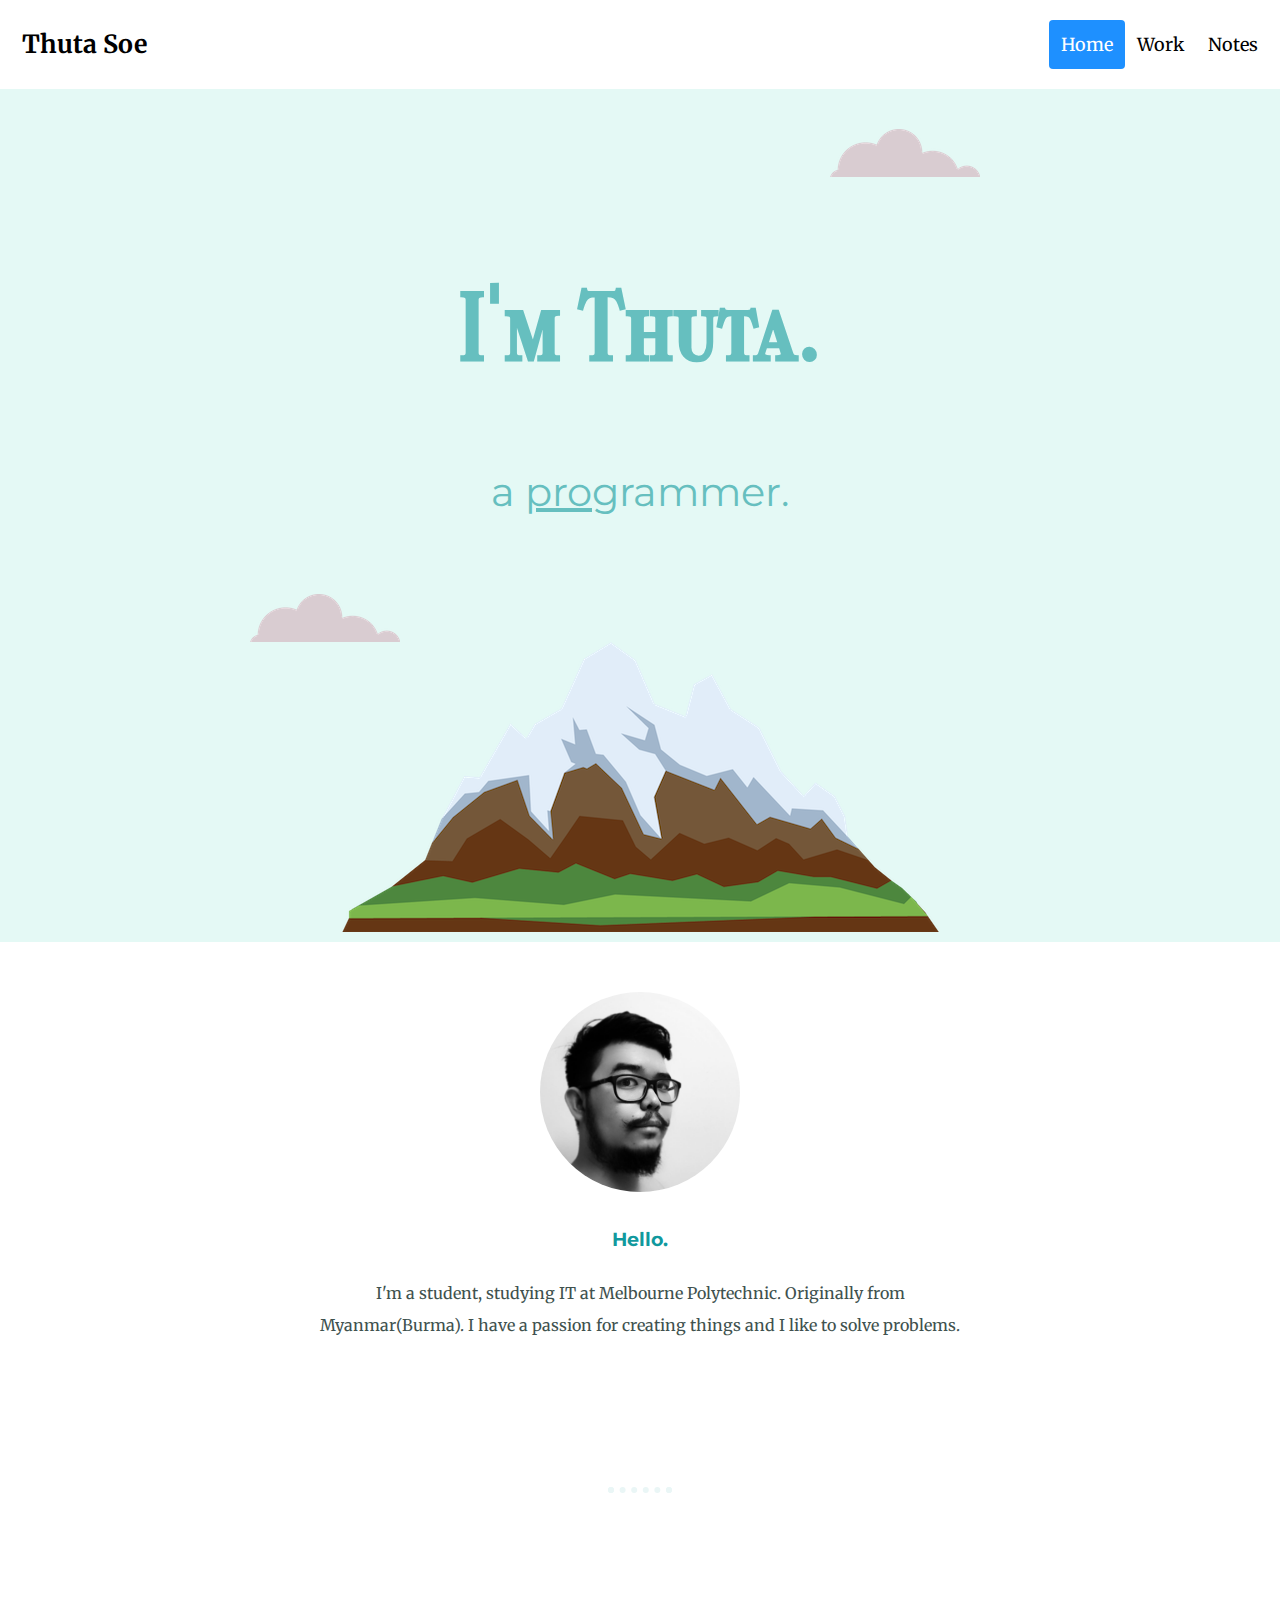
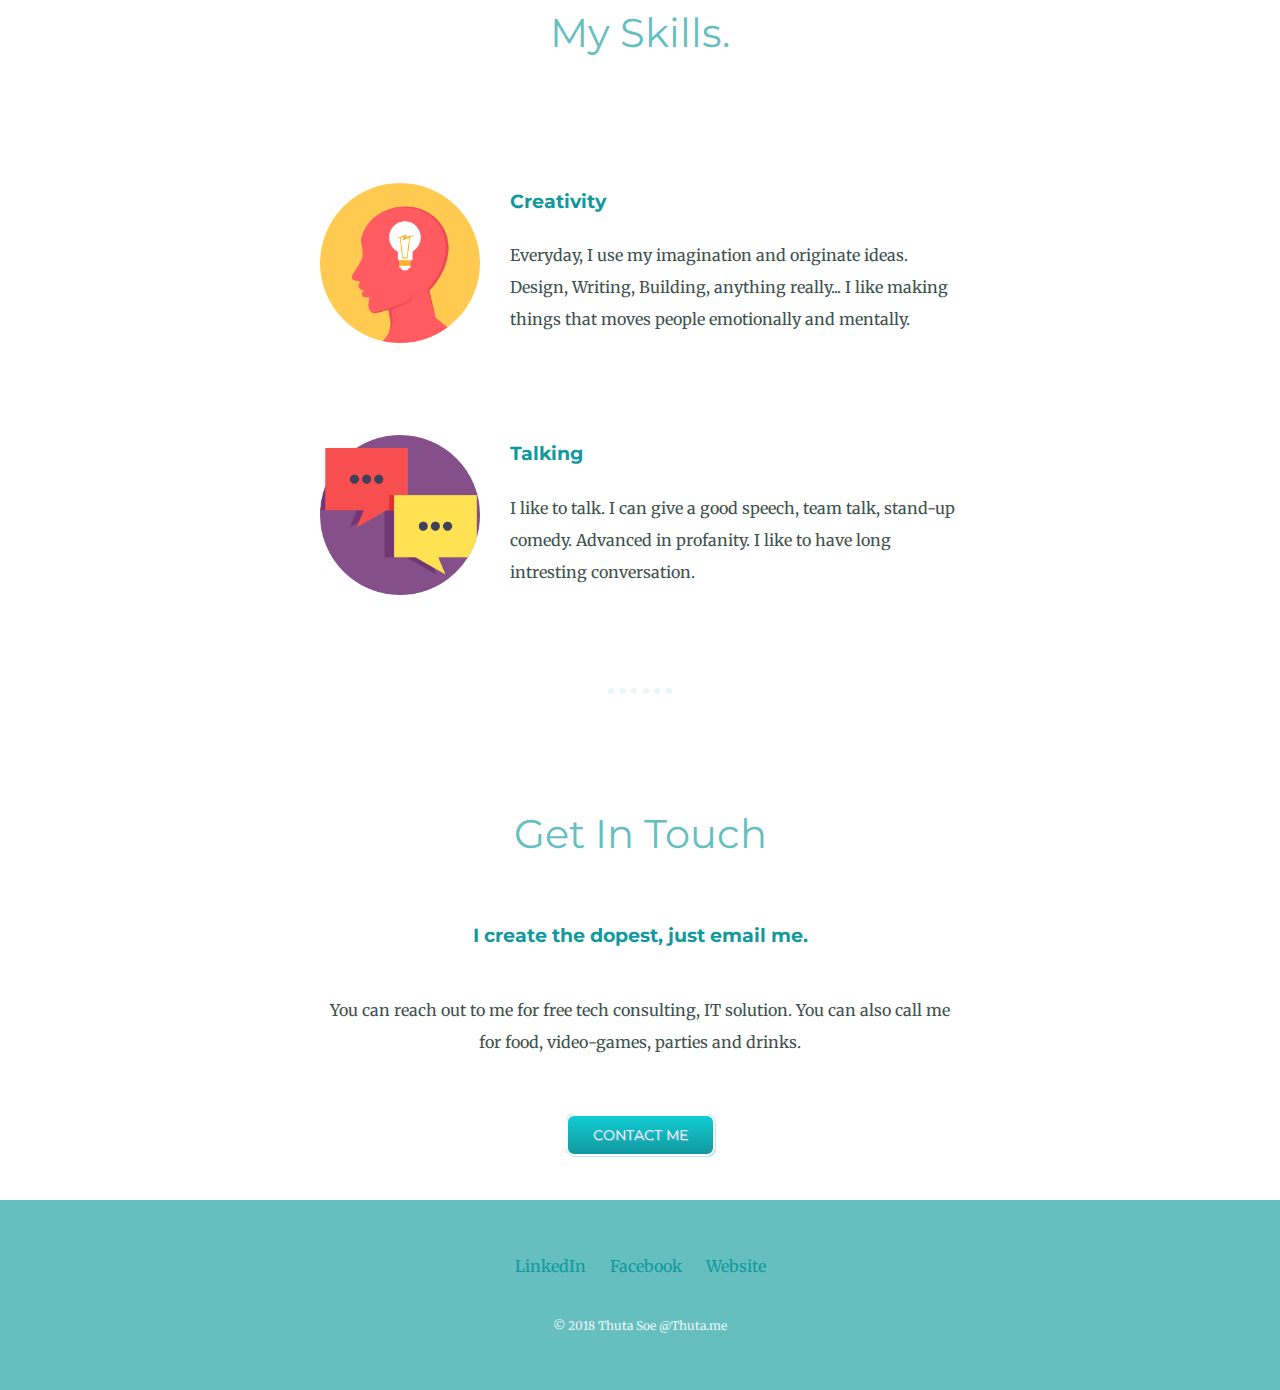
<file: index.html>
<!DOCTYPE html>
<html lang="en" dir="ltr">
  <head>
    <meta charset="utf-8">
    <title>Thuta Tech css</title>
    <link rel="stylesheet" href="css/style.css">
    <link href="https://fonts.googleapis.com/css?family=Girassol|Merriweather|Montserrat&display=swap" rel="stylesheet">
  </head>
  <body>


    <div class="header">
      <a href="#default" class="logo">Thuta Soe</a>
      <div class="header-right">
        <a class="active" href="index.html">Home</a>
        <a href="work.html">Work</a>
        <a href="">Notes</a>
      </div>
    </div>


    <div class="top-container">
      <img class="top-cloud" src="Media/cloud.png" alt="cloud-img">
      <h1>I'm Thuta.</h1>
      <h2 class="programmer">
        a <span class="pro-underlined">pro</span>grammer.
      </h2>
      <img class="bot-cloud" src="Media/cloud.png" alt="cloud-img">
      <img src="Media/mountain.png" alt="mountain-img">
    </div>


    <div class="mid-container">
      <div class="profile">
        <img class="profile-picture"src="Media/21762013_10210627491538553_2096265249742427787_n.jpg" alt="profile picture">
        <h3>Hello.</h3>
        <p>I'm a student, studying IT at Melbourne Polytechnic. Originally from Myanmar(Burma). I have a passion for creating things and I like to solve problems.</p>
      </div>
      <hr>
      <div class="skills">
        <h2>My Skills.</h2>
        <div class="skill-row">
          <img class="skill-icon" src="Media/brainstorm.png" alt="">
          <h3>Creativity</h3>
          <p>Everyday, I use my imagination and originate ideas. Design, Writing, Building, anything really... I like making things that moves people emotionally and mentally.</p>
        </div>
        <div class="skill-row">
          <img class="skill-icon" src="Media/conversation.png" alt="">
          <h3>Talking</h3>
          <p>I like to talk. I can give a good speech, team talk, stand-up comedy. Advanced in profanity. I like to have long intresting conversation.</p>
        </div>
      </div>
      <hr>
      <div class="contact-me">
        <h2>Get In Touch</h2>
        <h3>I create the dopest, just email me.</h3>
        <p class="contact-message">You can reach out to me for free tech consulting, IT solution. You can also call me for food, video-games, parties and drinks.</p>
        <a class="btn" href="mailto:name@email.com">CONTACT ME</a>
      </div>
    </div>


    <div class="bot-container">
      <a class="footer-link" href="https://www.linkedin.com/in/myathutasoe/">LinkedIn</a>
      <a class="footer-link" href="https://www.facebook.com/MyaThutaSoe">Facebook</a>
      <a class="footer-link" href="https://www.thuta.com">Website</a>
      <p class="copyright">© 2018 Thuta Soe @Thuta.me</p>
    </div>

  </body>
</html>
</file>
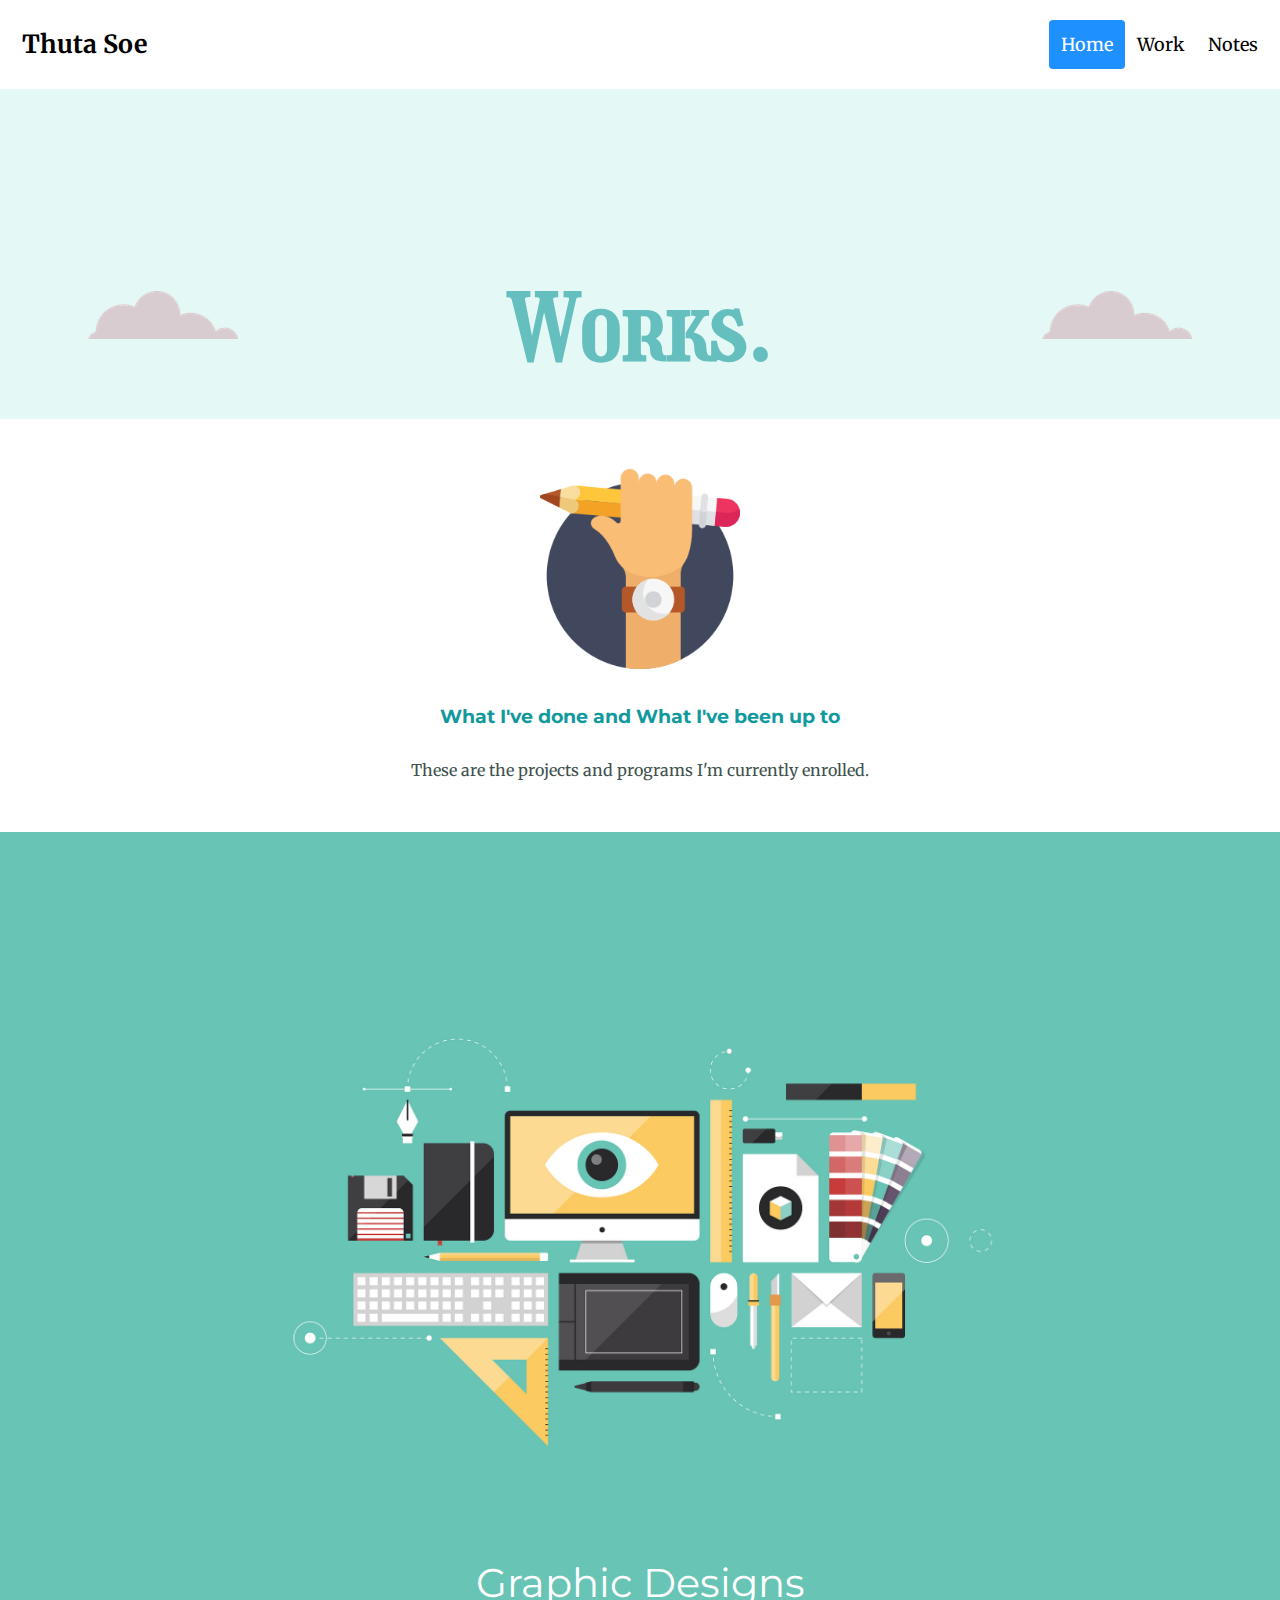
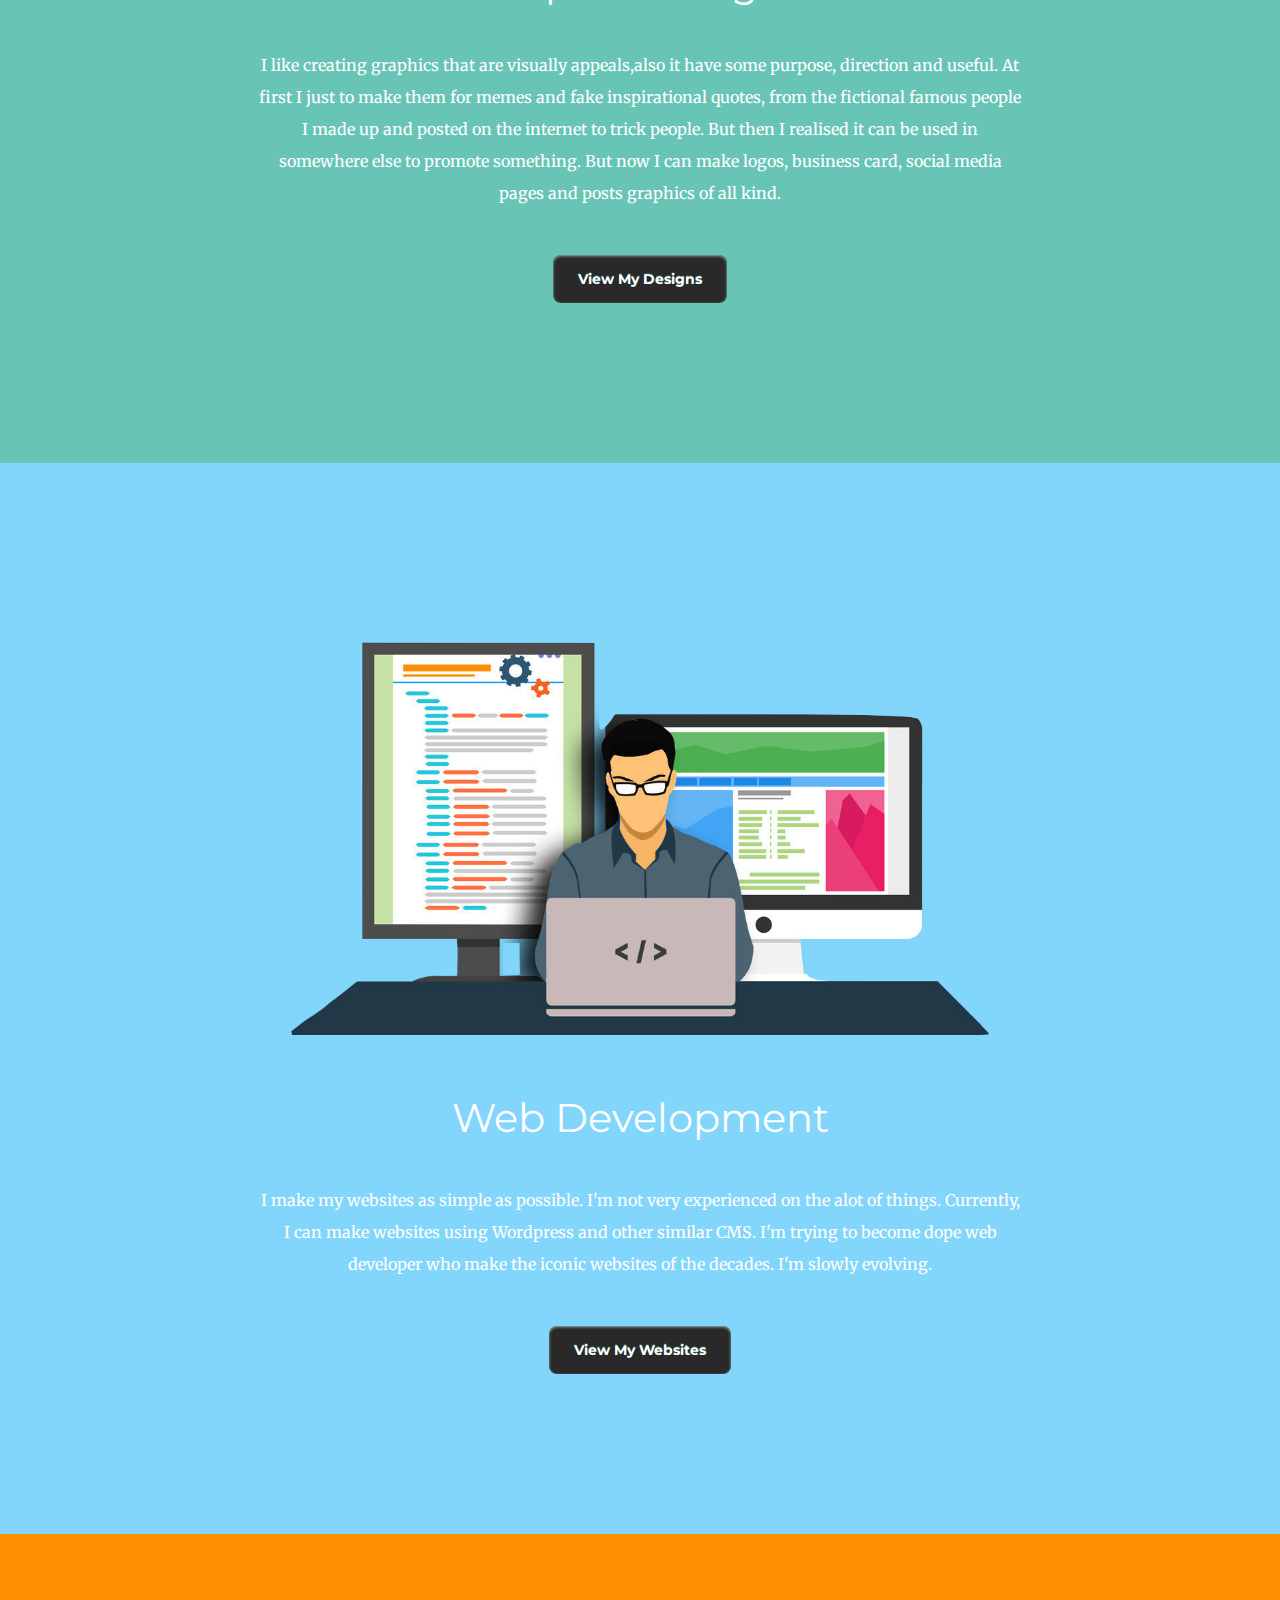
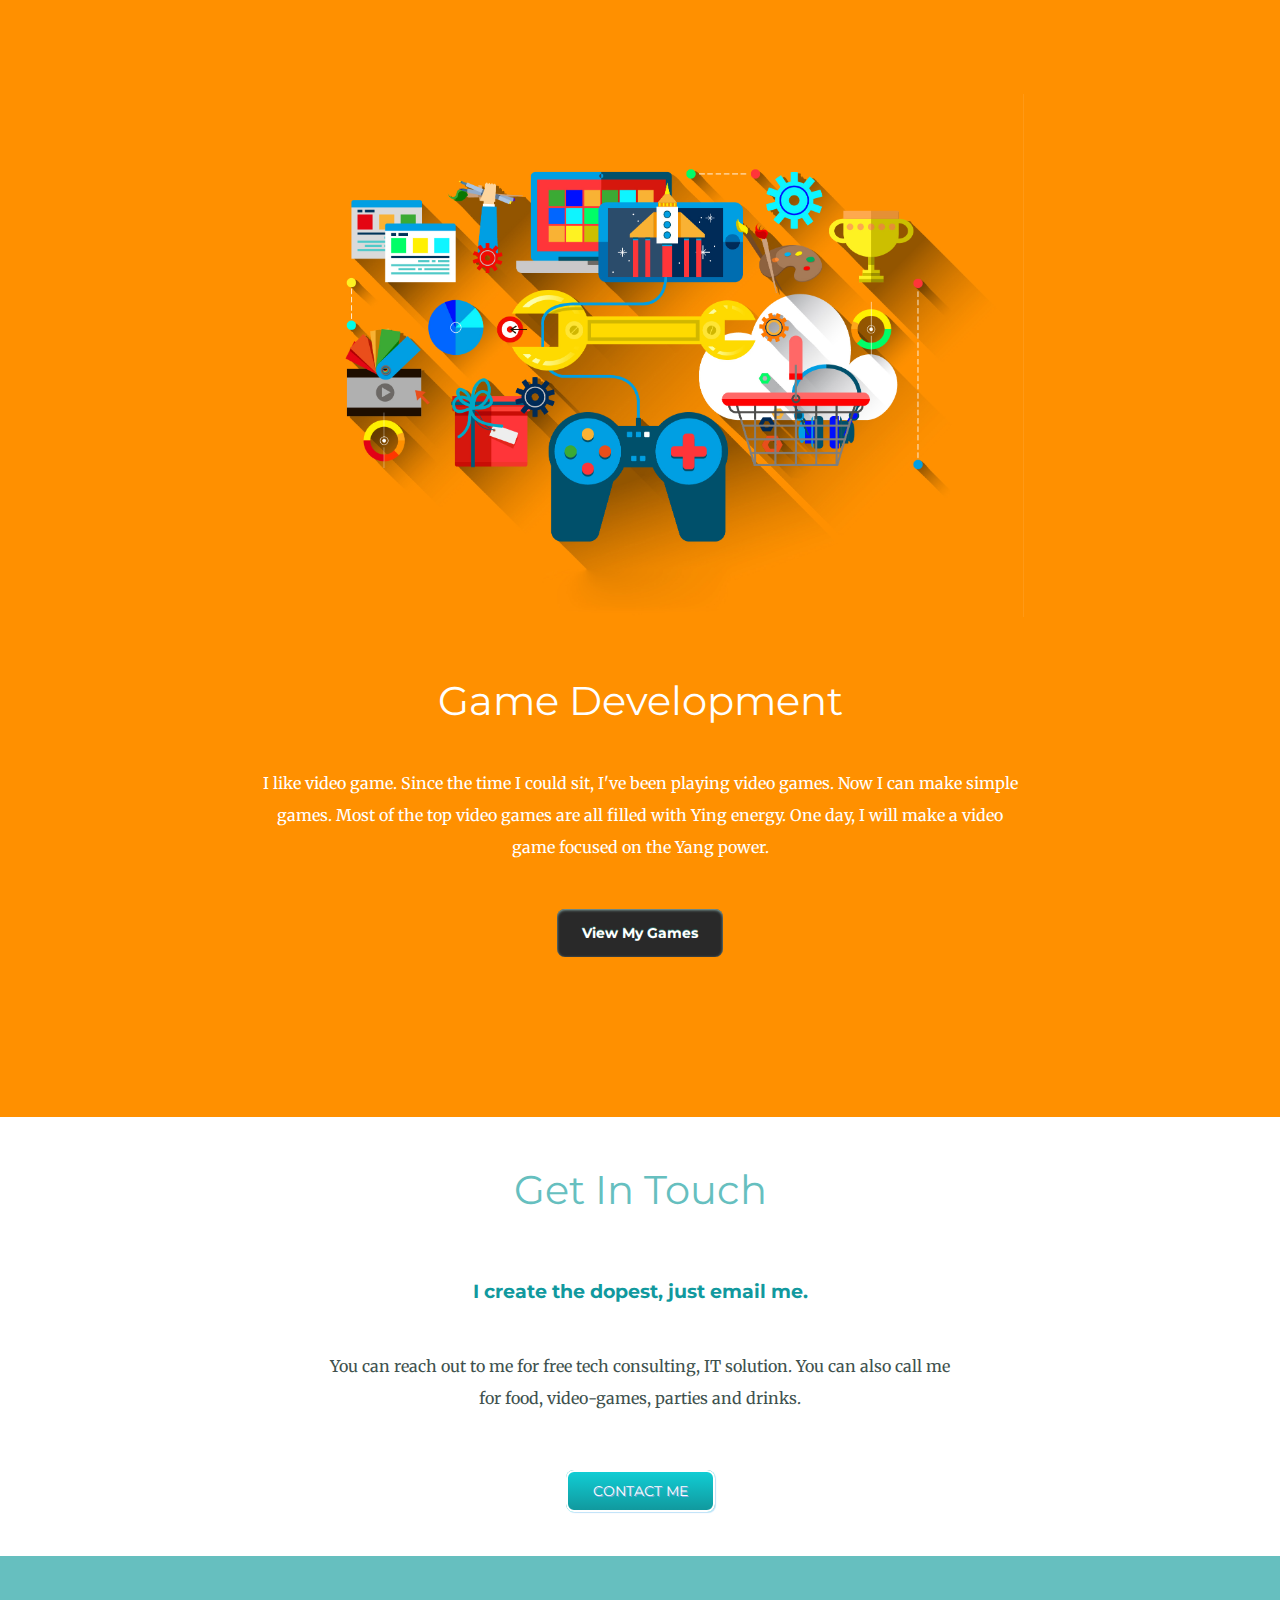
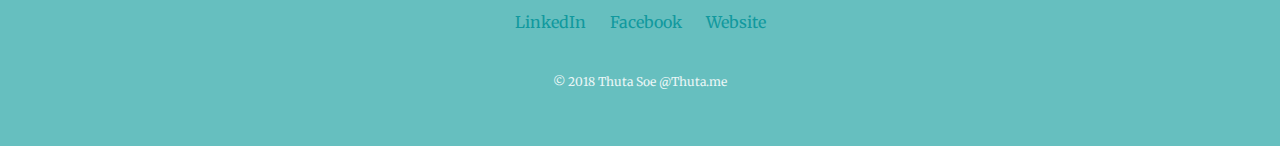
<file: work.html>
<!DOCTYPE html>
<html lang="en" dir="ltr">

<head>
  <meta charset="utf-8">
  <title>Studies</title>
  <link rel="stylesheet" href="css/style.css">
  <link href="https://fonts.googleapis.com/css?family=Girassol|Merriweather|Montserrat&display=swap" rel="stylesheet">
</head>

<body>
  <div class="header">
    <a href="#default" class="logo">Thuta Soe</a>
    <div class="header-right">
      <a class="active" href="index.html">Home</a>
      <a href="work.html">Work</a>
      <a href="">Notes</a>
    </div>
  </div>

  <div class="top-container">
    <img class="right-cloud" src="Media/cloud.png" alt="cloud-img">
    <h1>Works.</h1>
    <img class="left-cloud" src="Media/cloud.png" alt="cloud-img">
  </div>

  <div class="mid-container">

    <div class="profile">
      <img class="work-picture" src="Media/pencil.png" alt="profile picture">
      <h3>What I've done and What I've been up to</h3>
      <p>These are the projects and programs I'm currently enrolled.</p>
    </div>



<div class="first-work">
  <div class="work-profile">
    <img class="work-graphics" src="Media/graphic-design.jpg" alt="Graphic Design">
  <h2 class="work-h2">Graphic Designs</h2>
  <p class="work-desc"> I like creating graphics that are visually appeals,also it have some purpose, direction and useful.
    At first I just to make them for memes and fake inspirational quotes, from the fictional famous people I made up and posted on the internet to trick people.
    But then I realised it can be used in somewhere else to promote something.
    But now I can make logos, business card, social media pages and posts graphics of all kind.
    </p>
  <a class="btn-work" href="">View My Designs</a>
</div>
</div>

<div class="second-work">
  <div class="work-profile">
    <img class="work-graphics" src="Media/Web-developing.png" alt="Web Development">
  <h2 class="work-h2">Web Development</h2>
  <p class="work-desc">
    I make my websites as simple as possible.
    I'm not very experienced on the alot of things.
    Currently, I can make websites using Wordpress and other similar CMS.
    I'm trying to become dope web developer who make the iconic websites of the decades. I'm slowly evolving.
    </p>
     <a class="btn-work" href="">View My Websites</a>
</div>
</div>

  <div class="third-work">
    <div class="work-profile">
      <img class="work-graphics" src="Media/game-development.jpg" alt="Game Development">
    <h2 class="work-h2">Game Development</h2>
    <p class="work-desc">
    I like video game. Since the time I could sit, I've been playing video games.
    Now I can make simple games. Most of the top video games are all filled with Ying energy.
    One day, I will make a video game focused on the Yang power. </p>
    <a class="btn-work" href="">View My Games</a>
  </div>
  </div>

  <div class="contact-me">
    <h2>Get In Touch</h2>
    <h3>I create the dopest, just email me.</h3>
    <p class="contact-message">You can reach out to me for free tech consulting, IT solution. You can also call me for food, video-games, parties and drinks.</p>
    <a class="btn" href="mailto:name@email.com">CONTACT ME</a>
  </div>
</div>
  </div>

  <div class="bot-container">
    <a class="footer-link" href="https://www.linkedin.com/in/myathutasoe/">LinkedIn</a>
    <a class="footer-link" href="https://www.facebook.com/MyaThutaSoe">Facebook</a>
    <a class="footer-link" href="https://www.thuta.com">Website</a>
    <p class="copyright">© 2018 Thuta Soe @Thuta.me</p>
  </div>


</body>

</html>
</file>
<file: css/style.css>
body {
  text-align: center;
  margin: 0;
  font-family: 'Merriweather', serif;
  line-height: 2;
  color: #40514E;
}


h1 {
  margin: 50px auto 0 auto;
  line-height: 2;
  font-family: 'Girassol', cursive;
  font-size: 5.625rem;
  color: #66BFBF;
}

h2{
  font-size: 2.5rem;
  color: #66BFBF;
  font-family: 'Montserrat', sans-serif;
  font-weight: normal;
  padding-bottom: 10px;
}

h3{
  font-family: 'Montserrat', sans-serif;
  color: #11999E;
}

p{
  line-height: 2;
}

a{
  color: #11999E;
  text-decoration: none;
}

a:hover{
  color:#eaf6f6;
}

hr{
  border: dotted #EAF6F6 6px ;
  border-top-style: none;
  width: 4%;
  margin: 100px auto;
}

.programmer{
  font-weight: normal;
}

.pro-underlined{
  text-decoration: underline;
}


.top-container {
  background-color: #E4f9f5;
  position: relative;
  padding-top: 100px;
}


.bot-cloud {
  left: 250px;
  bottom: 300px;
  position: absolute;
}

.top-cloud {
  right: 300px;
  top: 40px;
  position: absolute;
}

.mid-container {
  margin:50px auto;
}
.profile{
  width: 50%;
  margin:auto;
  padding-bottom: 30px;
}
.profile-picture{
  border-radius: 50%;
  width: 200px;
  height: 200px;
}
.skill{
  padding-top: 50px;
  padding-bottom: 50px;
}
.skill-row{
  width: 50%;
  margin:100px auto 100px auto;
  text-align: left;
}
.skill-icon{
  width: 25%;
  float:left;
  margin-right: 30px;
}


.bot-container {
  background-color: #66BFBF;
  padding:50px 0 20px;
}

.contact-message{
  width: 50%;
  margin: 40px auto 60px;
}

.footer-link{
  margin: 0 10px;
}

.copyright{
  color:#EAF6F6;
  font-size: 0.75rem;
  padding: 20px 0;
}

.btn {
  font-family: 'Montserrat', sans-serif;
  color: #FFFFFF !important;
  font-size: 14px;
  text-shadow: 1px 1px 0 #7CACDE;
  box-shadow: 1px 1px 1px #BEE2F9;
  padding: 10px 25px;
  -moz-border-radius: 8px;
  -webkit-border-radius: 8px;
  border-radius: 8px;
  border: 2px solid #FFFFFF;
  background: #63B8EE;
  background: linear-gradient(top,  #11CDD4,  #11999E);
  background: -ms-linear-gradient(top,  #11CDD4,  #11999E);
  background: -webkit-gradient(linear, left top, left bottom, from(#11CDD4), to(#11999E));
  background: -moz-linear-gradient(top,  #11CDD4,  #11999E);
}
.btn:hover {
  color: #FFFFFF !important;
  background: #468CCF;
  background: linear-gradient(top,  #30E3CB,  #2BC4AD);
  background: -ms-linear-gradient(top,  #30E3CB,  #2BC4AD);
  background: -webkit-gradient(linear, left top, left bottom, from(#30E3CB), to(#2BC4AD));
  background: -moz-linear-gradient(top,  #30E3CB,  #2BC4AD);
}

.header {
  overflow: hidden;
  background-color: transparent;
  padding: 20px 10px;
}

/* Style the header links */
.header a {
  float: left;
  color: black;
  text-align: center;
  padding: 12px;
  text-decoration: none;
  font-size: 18px;
  line-height: 25px;
  border-radius: 4px;
}

/* Style the logo link (notice that we set the same value of line-height and font-size to prevent the header to increase when the font gets bigger */
.header a.logo {
  font-size: 25px;
  font-weight: bold;
}

/* Change the background color on mouse-over */
.header a:hover {
  background-color: #ddd;
  color: black;
}

/* Style the active/current link*/
.header a.active {
  background-color: dodgerblue;
  color: white;
}

/* Float the link section to the right */
.header-right {
  float: right;
}

/* Add media queries for responsiveness - when the screen is 500px wide or less, stack the links on top of each other */
@media screen and (max-width: 500px) {
  .header a {
    float: none;
    display: block;
    text-align: left;
  }
  .header-right {
    float: none;
  }
}

/*work page class*/


.right-cloud{
position: absolute;
left:5.5rem;
bottom:5rem;
}
.left-cloud{
position: absolute;
bottom:5rem;
right:5.5rem;
}

.work-picture{
  width: 200px;
  height: 200px;
}


.first-work{
  background-color: #68c4b5;
  padding: 10rem;
}
.second-work{
  background-color: #82d5fb;
  padding: 10rem;
}

.third-work{
  background-color: #ff9000;
  padding: 10rem;
}



.work-profile{
  margin:auto;
  width:80%;
}

.work-graphics{
  width: 100%;
  height:auto;
}

.work-h2{
  color: white;
  margin-bottom: 0;
}

.work-desc{
  color:white;
  padding-top: 0;
}

.btn-work {
	box-shadow:inset 0 1px 3px 0 #91b8b3;
	background-color:#292929;
	border-radius:8px;
	display:inline-block;
	cursor:pointer;
	color:#ffffff;
	font-family: 'Montserrat', sans-serif;
	font-size:14px;
	font-weight:bold;
	padding:10px 25px;
	text-decoration:none;
	text-shadow:0 -1px 0 #2b665e;
  margin-top: 30px;
}
.btn-wrok:hover {
	background-color:black;
}
.btn-work:active {
	position:relative;
	top:1px;
}
</file>
